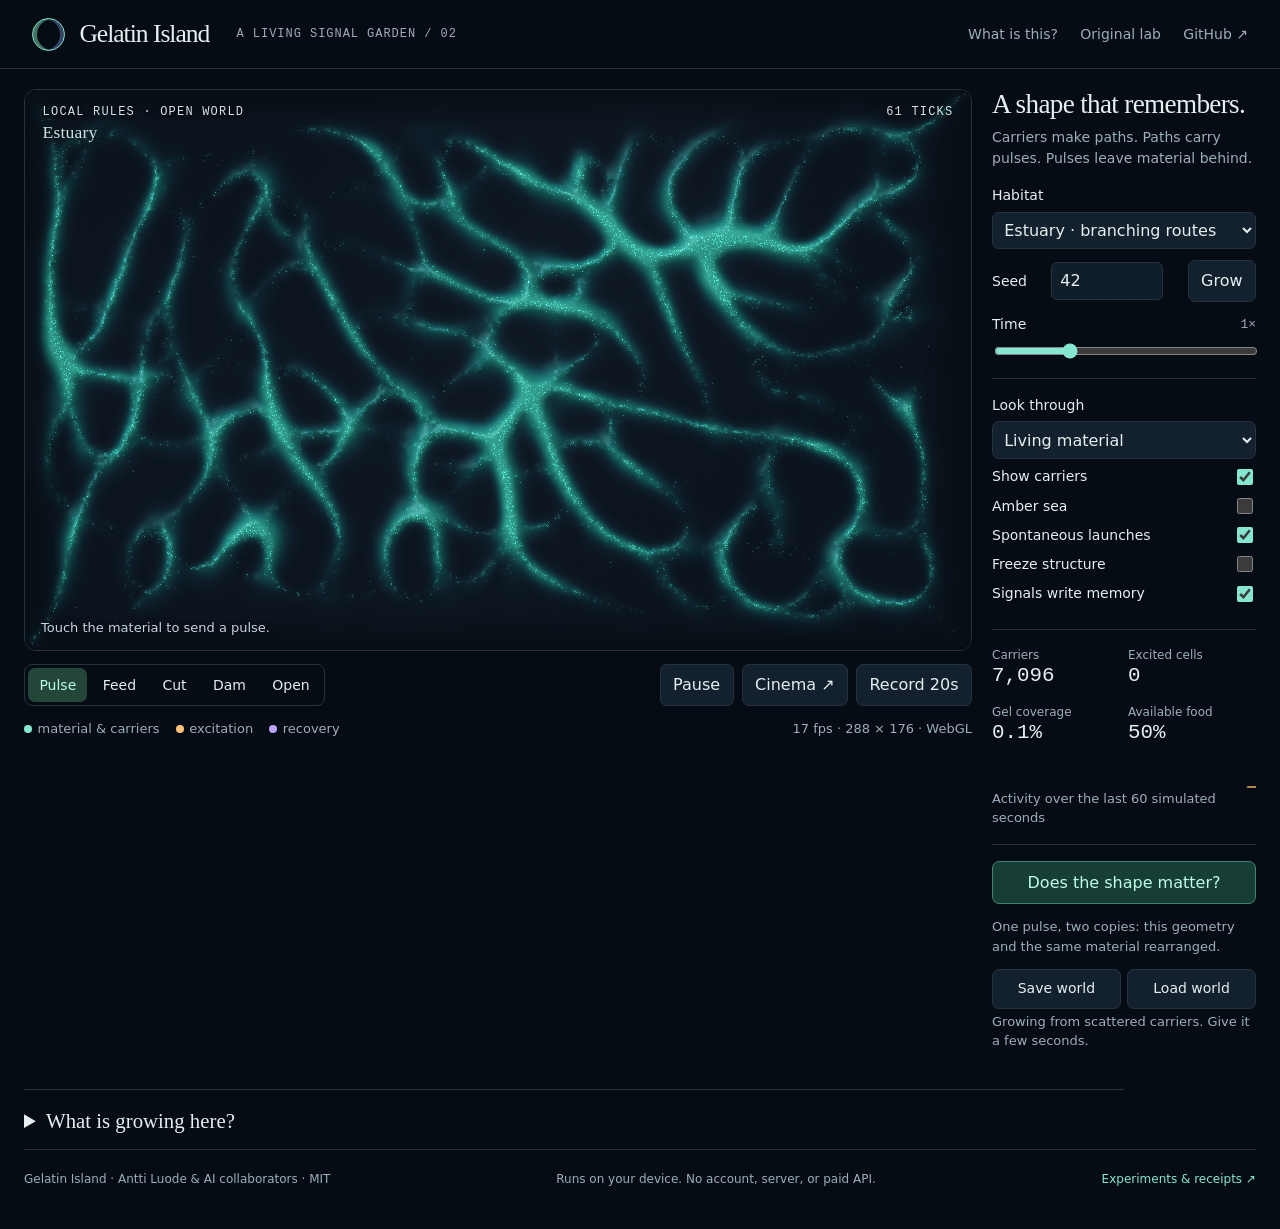
<file: index.html>
<!doctype html>
<html lang="en">
<head>
<meta charset="utf-8"><meta name="viewport" content="width=device-width,initial-scale=1">
<title>Gelatin Island — a living signal garden</title>
<meta name="description" content="Grow an excitable material from local interactions. Watch signals travel, cut a route, feed the sea, and test whether the shape remembers. A free, open source artificial-life experiment.">
<meta name="theme-color" content="#060c13">
<link rel="icon" href="data:image/svg+xml,%3Csvg xmlns='http://www.w3.org/2000/svg' viewBox='0 0 64 64'%3E%3Crect width='64' height='64' rx='16' fill='%23060c13'/%3E%3Ccircle cx='32' cy='32' r='20' fill='none' stroke='%2385e7cf' stroke-width='4'/%3E%3Ccircle cx='26' cy='29' r='8' fill='%2385e7cf'/%3E%3C/svg%3E">
<link rel="stylesheet" href="web/style.css">
<script defer src="web/world.js"></script><script defer src="web/render.js"></script><script defer src="web/app.js"></script>
</head>
<body>
<header class="masthead"><div class="brand"><span class="mark" aria-hidden="true"></span><strong>Gelatin Island</strong><span class="edition">a living signal garden / 02</span></div><nav aria-label="Project"><a href="#notes" id="about-link">What is this?</a><a href="primer.html">Original lab</a><a class="source-link" href="https://github.com/anttiluode/GelatinIsland">GitHub ↗</a></nav></header>
<noscript>This simulation needs JavaScript. The <a href="https://github.com/anttiluode/GelatinIsland">source and research notes</a> are available on GitHub.</noscript>
<main>
<div class="workspace">
<section class="stage-wrap" aria-label="Interactive material world">
<div class="stage" id="stage">
<canvas id="world" tabindex="0" aria-label="Gelatin simulation. Click or drag to apply the selected tool. Space pauses. P pulses the centre, F enters cinema, Escape exits."></canvas>
<div class="stage-top"><div>LOCAL RULES · OPEN WORLD<span class="stage-name" id="scene-name">Estuary</span></div><span id="clock">0 ticks</span></div>
<div class="stage-bottom" id="hint">Touch the material to send a pulse.</div><div id="cursor" class="cursor-ring"></div>
<button class="cinema-exit" id="exit-cinema">Exit cinema · Esc</button>
</div>
<div class="toolbar">
<div class="toolset" role="group" aria-label="Brush tool">
<button data-tool="pulse" aria-pressed="true" title="Excite the material locally">Pulse</button><button data-tool="feed" aria-pressed="false" title="Add a patch of nutrient supply">Feed</button><button data-tool="cut" aria-pressed="false" title="Erase a route; carriers can regrow it">Cut</button><button data-tool="wall" aria-pressed="false" title="Paint an impermeable barrier">Dam</button><button data-tool="heal" aria-pressed="false" title="Remove a barrier">Open</button>
</div><span class="spacer"></span><button id="pause" aria-pressed="false">Pause</button><button id="cinema" title="Hide the controls. Escape returns.">Cinema ↗</button><button id="record">Record 20s</button>
</div>
<div class="subline"><div class="legend"><span>material & carriers</span><span class="spark">excitation</span><span class="rest">recovery</span></div><span id="performance">Starting the sea…</span></div>
<div class="test-card" id="test-card" hidden aria-live="polite"></div>
</section>
<aside class="dock" aria-label="World controls">
<div class="heading"><h1>A shape that remembers.</h1><p class="intro">Carriers make paths. Paths carry pulses. Pulses leave material behind.</p></div>
<div>
<div class="control"><label for="preset">Habitat</label><select id="preset"><option value="estuary">Estuary · branching routes</option><option value="lace">Lace · open filaments</option><option value="bloom">Bloom · thick bodies</option></select></div>
<div class="row" style="margin-top:.65rem"><label for="seed">Seed</label><input id="seed" type="number" min="0" max="4294967295" value="42" aria-label="World seed"><button id="new-world" title="Grow this seed again">Grow</button></div>
<div class="control" style="margin-top:.75rem"><div class="row"><label for="speed">Time</label><output class="value" id="speed-value">1×</output></div><input id="speed" type="range" min="0.25" max="3" step=".25" value="1"></div>
</div>
<div class="rule">
<div class="control"><label for="lens">Look through</label><select id="lens"><option value="0">Living material</option><option value="1">Stored structure</option><option value="2">Signal & recovery</option><option value="3">Nutrient geography</option></select></div>
<label class="switch">Show carriers<input id="carriers" type="checkbox" checked></label>
<label class="switch">Amber sea<input id="palette" type="checkbox"></label>
<label class="switch" title="Energy accumulates locally until it launches excitation. No scheduled pulses.">Spontaneous launches<input id="spontaneous" type="checkbox" checked></label>
<label class="switch" title="Hold carriers and material still; excitation and recovery continue.">Freeze structure<input id="freeze" type="checkbox"></label>
<label class="switch" title="Let excitation reinforce material in addition to carrier traffic.">Signals write memory<input id="writing" type="checkbox" checked></label>
</div>
<div class="rule"><dl class="readouts"><div><dt>Carriers</dt><dd id="stat-carriers">—</dd></div><div><dt>Excited cells</dt><dd id="stat-active">—</dd></div><div><dt>Gel coverage</dt><dd id="stat-gel">—</dd></div><div><dt>Available food</dt><dd id="stat-food">—</dd></div></dl><canvas id="activity-chart" width="240" height="45" aria-label="Recent fraction of excited cells"></canvas><div class="small">Activity over the last 60 simulated seconds</div></div>
<div class="rule"><button class="accent full" id="probe">Does the shape matter?</button><p class="small">One pulse, two copies: this geometry and the same material rearranged.</p><div class="actions"><button id="save">Save world</button><button id="load">Load world</button></div><input type="file" id="load-world" accept=".json,application/json"><p id="status" role="status">Growing from scattered carriers. Give it a few seconds.</p></div>
</aside>
</div>
<details class="notes" id="notes"><summary>What is growing here?</summary><div class="notes-content"><div><h2>Local rules, visible consequences</h2><p>Every carrier uses the same rule: sample nearby trails and food, turn, move, deposit, consume. A persistent gel field forms where traffic accumulates. Excitation spreads between neighbouring patches of gel; recovery makes a recently excited patch harder to excite again.</p><p>The geometry is grown from a seeded random population. There are <strong>no drawn connections, named scout professions, target-seeking routes, or prerecorded signal paths</strong>. The colours show real simulation fields; lighting is a rendering effect.</p><p><strong>Try it:</strong> let a network grow, freeze its structure, turn off spontaneous launches, and poke a route. Then unfreeze it and cut a path. Use <em>Dam</em> for a lasting barrier, and <em>Open</em> to remove it. Feed changes the local nutrient supply.</p><p>The shape test freezes two copies and resets their fast state. It compares propagation through the grown material with a spatial shuffle that preserves its values and the source neighbourhood. It reports what happened, including weak or reversed differences.</p></div><div><h2>An artificial medium, with a neuroscience question</h2><p>This is an <strong>excitable, adaptive material</strong>, not a validated neuron or a living organism. Launch sites arise from the same local charging rule everywhere. The rule is supplied; the locations and subsequent paths are not. Carriers do not reproduce or evolve, and food is replenished by an external reservoir.</p><p>The useful question is whether history changes the material enough to change future signal routing. Biological neurons require membrane biophysics, ion channels, actual morphology, and validation that this model does not have.</p><p>Trail formation follows the tradition of <a href="https://arxiv.org/abs/1503.06579">Jeff Jones’s Physarum models</a>. The timing questions come from <a href="https://doi.org/10.1038/s41467-025-62732-8">Drebitz et al.</a> and <a href="https://doi.org/10.1038/s41593-025-02060-8">Norman-Haignere et al.</a>; the neural inspiration from <a href="https://doi.org/10.1523/JNEUROSCI.1922-17.2018">Leterrier</a> and <a href="https://doi.org/10.1073/pnas.2533168123">Aizenbud et al.</a></p><p><a href="https://github.com/anttiluode/GelatinIsland/blob/main/MODEL.md">Equations, controls & limitations ↗</a> · <a href="primer.html">Earlier route × primer lab ↗</a></p></div></div></details>
<footer class="footer"><span>Gelatin Island · Antti Luode & AI collaborators · MIT</span><span>Runs on your device. No account, server, or paid API.</span><a href="https://github.com/anttiluode/GelatinIsland/actions">Experiments & receipts ↗</a></footer>
</main>
</body></html>
</file>
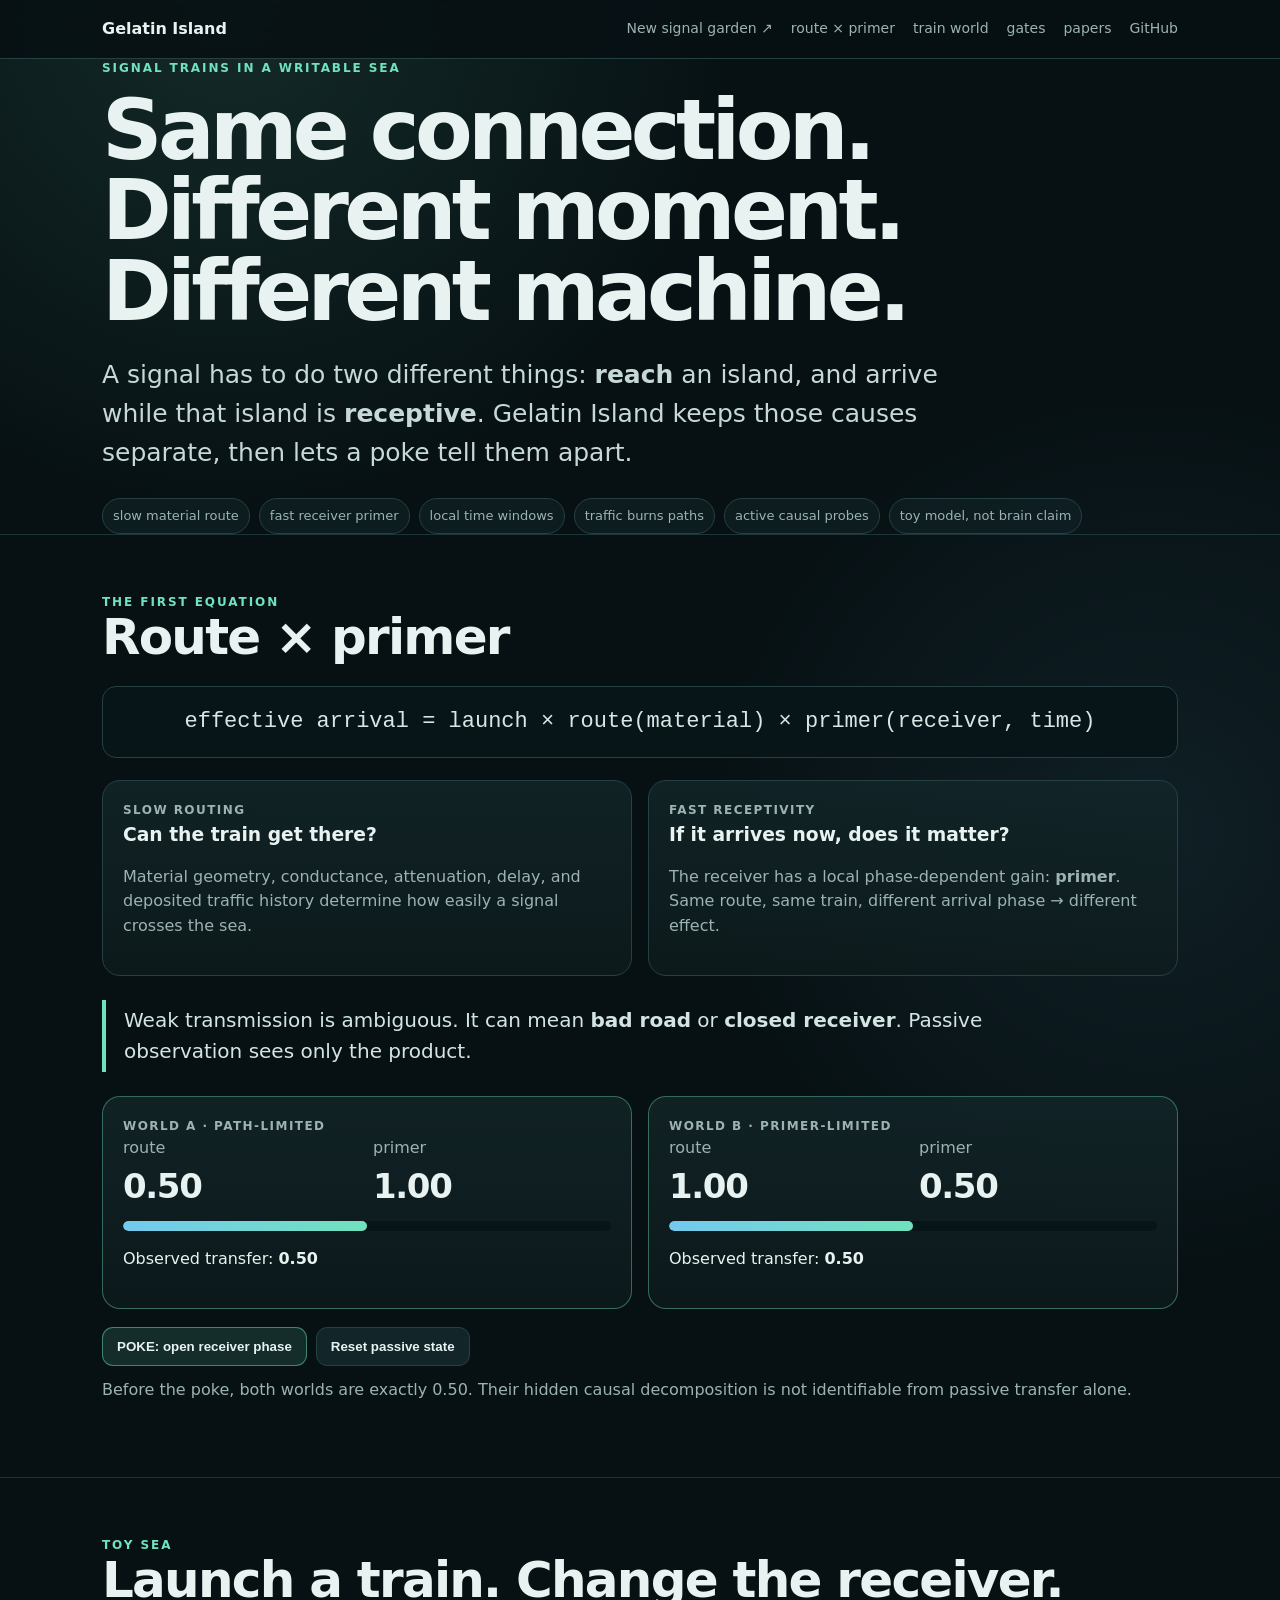
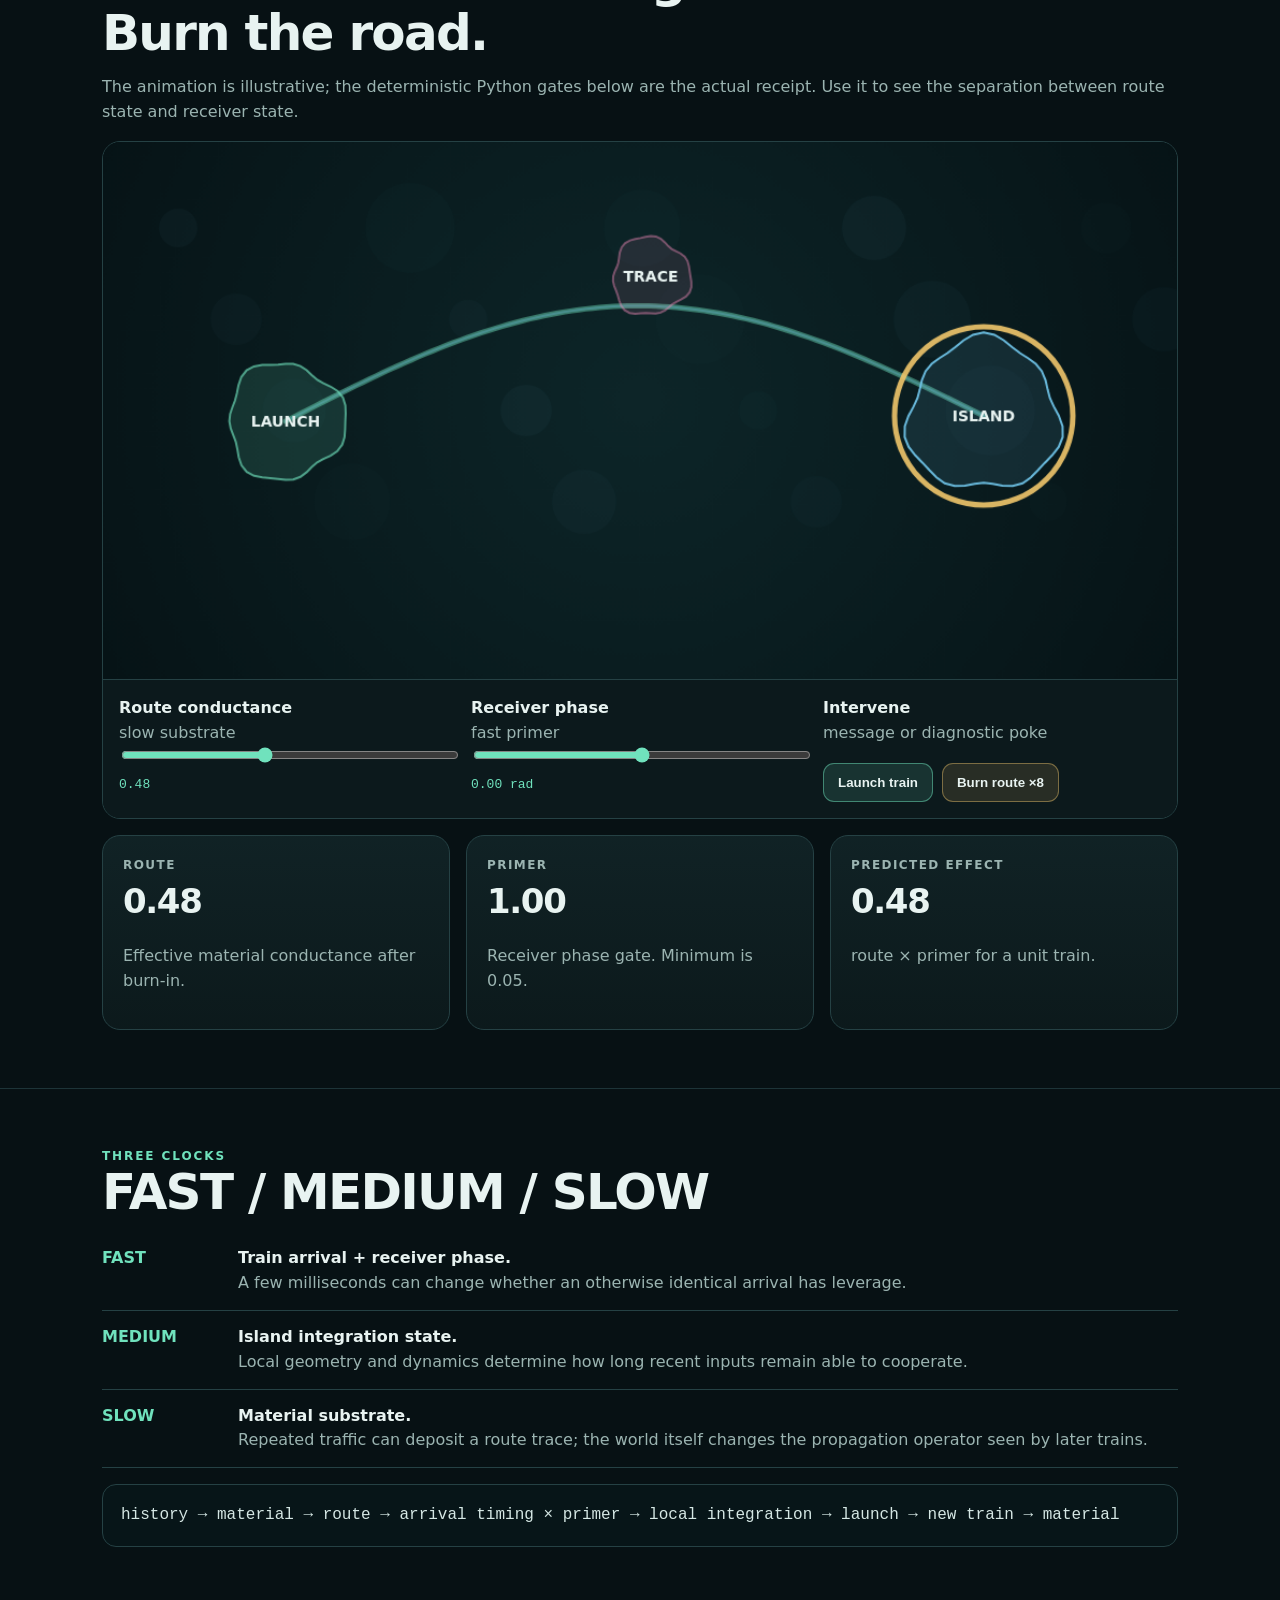
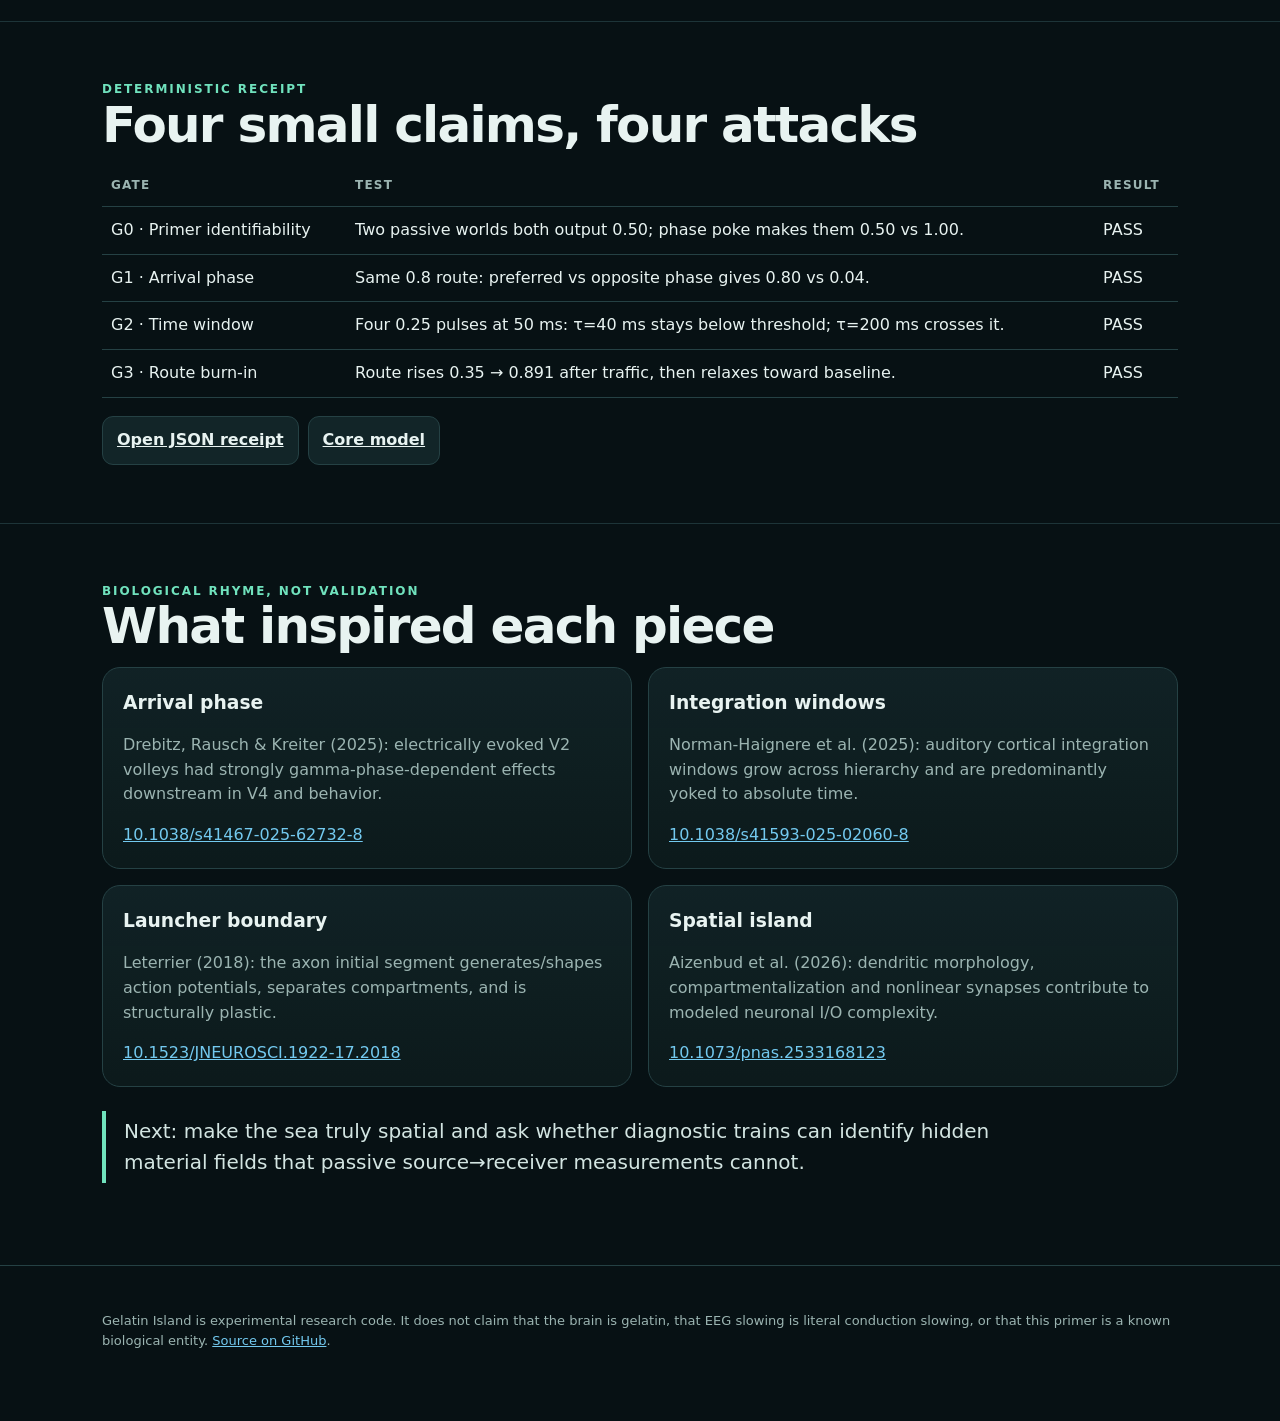
<file: primer.html>
<!doctype html>
<html lang="en">
<head>
  <meta charset="utf-8" />
  <meta name="viewport" content="width=device-width, initial-scale=1" />
  <meta name="description" content="Gelatin Island: route × primer, signal trains, writable substrate, local integration windows, and causal pokes." />
  <title>Gelatin Island — route × primer</title>
  <style>
    :root{--bg:#071114;--panel:#0d1b1d;--panel2:#122528;--line:#254144;--text:#e8f3f1;--muted:#9bb4b1;--mint:#70e2bd;--cyan:#73c9ef;--amber:#f0c66b;--pink:#ee87b7;--red:#ff8383;--max:1120px}
    *{box-sizing:border-box}html{scroll-behavior:smooth}body{margin:0;background:radial-gradient(circle at 18% 0%,rgba(112,226,189,.12),transparent 32rem),radial-gradient(circle at 90% 18%,rgba(115,201,239,.08),transparent 28rem),var(--bg);color:var(--text);font-family:Inter,ui-sans-serif,system-ui,-apple-system,BlinkMacSystemFont,"Segoe UI",sans-serif;line-height:1.55}a{color:var(--cyan)}
    .wrap{max-width:var(--max);margin:auto;padding:0 22px}nav{position:sticky;top:0;z-index:20;border-bottom:1px solid var(--line);background:rgba(7,17,20,.88);backdrop-filter:blur(14px)}nav .wrap{min-height:58px;display:flex;align-items:center;gap:18px}nav strong{margin-right:auto}nav a{color:var(--muted);text-decoration:none;font-size:14px}@media(max-width:760px){nav a{display:none}}
    header{padding:80px 0 52px}.kicker{font-size:12px;text-transform:uppercase;letter-spacing:.16em;color:var(--mint);font-weight:850}h1{font-size:clamp(46px,8vw,84px);line-height:.96;letter-spacing:-.055em;margin:12px 0 18px;max-width:980px}h2{font-size:clamp(30px,4.8vw,50px);line-height:1.05;letter-spacing:-.035em;margin:0 0 14px}h3{margin:0 0 8px}.lead{font-size:clamp(18px,2.3vw,25px);color:#c7d9d6;max-width:900px}.muted{color:var(--muted)}
    section{padding:58px 0;border-top:1px solid rgba(37,65,68,.75)}.grid{display:grid;gap:16px}.g2{grid-template-columns:repeat(2,1fr)}.g3{grid-template-columns:repeat(3,1fr)}@media(max-width:820px){.g2,.g3{grid-template-columns:1fr}}.card{border:1px solid var(--line);border-radius:18px;background:linear-gradient(180deg,rgba(18,37,40,.86),rgba(13,27,29,.84));padding:20px}.good{border-color:rgba(112,226,189,.4)}.warn{border-color:rgba(240,198,107,.4)}
    code,pre{font-family:"SFMono-Regular",Consolas,"Liberation Mono",monospace}pre{padding:18px;border:1px solid var(--line);border-radius:14px;background:#071518;white-space:pre-wrap;overflow:auto;color:#d5e7e4}.equation{font-size:clamp(17px,2.2vw,22px);text-align:center}.badge-row{display:flex;gap:9px;flex-wrap:wrap;margin-top:24px}.badge{font-size:13px;color:var(--muted);border:1px solid var(--line);padding:7px 10px;border-radius:999px;background:rgba(18,37,40,.55)}
    .world{display:grid;grid-template-columns:1fr 1fr;gap:12px}.big{font-size:34px;font-weight:800;letter-spacing:-.04em}.label{font-size:12px;letter-spacing:.12em;text-transform:uppercase;color:var(--muted);font-weight:800}.bar{height:10px;border-radius:99px;background:#071518;overflow:hidden;margin:8px 0 4px}.bar>i{display:block;height:100%;width:50%;background:linear-gradient(90deg,var(--cyan),var(--mint));border-radius:99px;transition:width .35s ease}.button{appearance:none;border:1px solid var(--line);background:var(--panel2);color:var(--text);padding:11px 14px;border-radius:11px;font-weight:750;cursor:pointer}.button:hover{border-color:var(--mint)}.button.primary{background:rgba(112,226,189,.13);border-color:rgba(112,226,189,.48)}.button.amber{background:rgba(240,198,107,.12);border-color:rgba(240,198,107,.42)}.actions{display:flex;gap:9px;flex-wrap:wrap;margin-top:18px}
    .canvas-shell{border:1px solid var(--line);border-radius:18px;overflow:hidden;background:#061215}.canvas-shell canvas{display:block;width:100%;height:auto;aspect-ratio:16/8}.controls{display:grid;grid-template-columns:repeat(3,1fr);gap:14px;padding:16px;background:rgba(13,27,29,.88);border-top:1px solid var(--line)}@media(max-width:760px){.controls{grid-template-columns:1fr}}input[type=range]{width:100%;accent-color:var(--mint)}.value{font-family:monospace;color:var(--mint)}
    .timeline{display:grid;grid-template-columns:120px 1fr;gap:16px;padding:14px 0;border-bottom:1px solid var(--line)}.timeline b{color:var(--mint)}.callout{border-left:4px solid var(--mint);padding:5px 0 5px 18px;font-size:20px;color:#d3e5e2;margin:24px 0;max-width:920px}table{width:100%;border-collapse:collapse}th,td{padding:11px 9px;border-bottom:1px solid var(--line);text-align:left}th{font-size:12px;text-transform:uppercase;letter-spacing:.1em;color:var(--muted)}footer{padding:45px 0 70px;border-top:1px solid var(--line);color:var(--muted);font-size:13px}
  </style>
</head>
<body>
<nav><div class="wrap"><strong>Gelatin Island</strong><a href="index.html">New signal garden ↗</a><a href="#split">route × primer</a><a href="#world">train world</a><a href="#gates">gates</a><a href="#papers">papers</a><a href="https://github.com/anttiluode/GelatinIsland">GitHub</a></div></nav>

<header class="wrap">
  <div class="kicker">Signal trains in a writable sea</div>
  <h1>Same connection. Different moment. Different machine.</h1>
  <p class="lead">A signal has to do two different things: <b>reach</b> an island, and arrive while that island is <b>receptive</b>. Gelatin Island keeps those causes separate, then lets a poke tell them apart.</p>
  <div class="badge-row"><span class="badge">slow material route</span><span class="badge">fast receiver primer</span><span class="badge">local time windows</span><span class="badge">traffic burns paths</span><span class="badge">active causal probes</span><span class="badge">toy model, not brain claim</span></div>
</header>

<section id="split"><div class="wrap">
  <div class="kicker">The first equation</div><h2>Route × primer</h2>
  <pre class="equation">effective arrival = launch × route(material) × primer(receiver, time)</pre>
  <div class="grid g2">
    <div class="card"><div class="label">Slow routing</div><h3>Can the train get there?</h3><p class="muted">Material geometry, conductance, attenuation, delay, and deposited traffic history determine how easily a signal crosses the sea.</p></div>
    <div class="card"><div class="label">Fast receptivity</div><h3>If it arrives now, does it matter?</h3><p class="muted">The receiver has a local phase-dependent gain: <b>primer</b>. Same route, same train, different arrival phase → different effect.</p></div>
  </div>
  <div class="callout">Weak transmission is ambiguous. It can mean <b>bad road</b> or <b>closed receiver</b>. Passive observation sees only the product.</div>

  <div class="grid g2">
    <div class="card good" id="worldA"><div class="label">World A · path-limited</div><div class="world"><div><span class="muted">route</span><div class="big">0.50</div></div><div><span class="muted">primer</span><div class="big">1.00</div></div></div><div class="bar"><i id="barA"></i></div><p>Observed transfer: <b id="outA">0.50</b></p></div>
    <div class="card good" id="worldB"><div class="label">World B · primer-limited</div><div class="world"><div><span class="muted">route</span><div class="big">1.00</div></div><div><span class="muted">primer</span><div class="big" id="primerB">0.50</div></div></div><div class="bar"><i id="barB"></i></div><p>Observed transfer: <b id="outB">0.50</b></p></div>
  </div>
  <div class="actions"><button class="button primary" id="phasePoke">POKE: open receiver phase</button><button class="button" id="resetWorlds">Reset passive state</button></div>
  <p class="muted" id="pokeText" style="margin-top:12px">Before the poke, both worlds are exactly 0.50. Their hidden causal decomposition is not identifiable from passive transfer alone.</p>
</div></section>

<section id="world"><div class="wrap">
  <div class="kicker">Toy sea</div><h2>Launch a train. Change the receiver. Burn the road.</h2>
  <p class="muted">The animation is illustrative; the deterministic Python gates below are the actual receipt. Use it to see the separation between route state and receiver state.</p>
  <div class="canvas-shell">
    <canvas id="sea" width="1000" height="500"></canvas>
    <div class="controls">
      <label><b>Route conductance</b><br><span class="muted">slow substrate</span><br><input id="routeSlider" type="range" min="0.1" max="1" step="0.01" value="0.48"><span class="value" id="routeValue">0.48</span></label>
      <label><b>Receiver phase</b><br><span class="muted">fast primer</span><br><input id="phaseSlider" type="range" min="-3.1416" max="3.1416" step="0.01" value="0"><span class="value" id="phaseValue">0.00 rad</span></label>
      <div><b>Intervene</b><br><span class="muted">message or diagnostic poke</span><div class="actions"><button class="button primary" id="launch">Launch train</button><button class="button amber" id="burn">Burn route ×8</button></div></div>
    </div>
  </div>
  <div class="grid g3" style="margin-top:16px">
    <div class="card"><div class="label">Route</div><div class="big" id="routeRead">0.48</div><p class="muted">Effective material conductance after burn-in.</p></div>
    <div class="card"><div class="label">Primer</div><div class="big" id="primerRead">1.00</div><p class="muted">Receiver phase gate. Minimum is 0.05.</p></div>
    <div class="card"><div class="label">Predicted effect</div><div class="big" id="effectRead">0.48</div><p class="muted">route × primer for a unit train.</p></div>
  </div>
</div></section>

<section id="times"><div class="wrap"><div class="kicker">Three clocks</div><h2>FAST / MEDIUM / SLOW</h2>
  <div class="timeline"><b>FAST</b><div><strong>Train arrival + receiver phase.</strong><br><span class="muted">A few milliseconds can change whether an otherwise identical arrival has leverage.</span></div></div>
  <div class="timeline"><b>MEDIUM</b><div><strong>Island integration state.</strong><br><span class="muted">Local geometry and dynamics determine how long recent inputs remain able to cooperate.</span></div></div>
  <div class="timeline"><b>SLOW</b><div><strong>Material substrate.</strong><br><span class="muted">Repeated traffic can deposit a route trace; the world itself changes the propagation operator seen by later trains.</span></div></div>
  <pre>history → material → route → arrival timing × primer → local integration → launch → new train → material</pre>
</div></section>

<section id="gates"><div class="wrap"><div class="kicker">Deterministic receipt</div><h2>Four small claims, four attacks</h2>
  <table><thead><tr><th>Gate</th><th>Test</th><th>Result</th></tr></thead><tbody>
    <tr><td>G0 · Primer identifiability</td><td>Two passive worlds both output 0.50; phase poke makes them 0.50 vs 1.00.</td><td>PASS</td></tr>
    <tr><td>G1 · Arrival phase</td><td>Same 0.8 route: preferred vs opposite phase gives 0.80 vs 0.04.</td><td>PASS</td></tr>
    <tr><td>G2 · Time window</td><td>Four 0.25 pulses at 50 ms: τ=40 ms stays below threshold; τ=200 ms crosses it.</td><td>PASS</td></tr>
    <tr><td>G3 · Route burn-in</td><td>Route rises 0.35 → 0.891 after traffic, then relaxes toward baseline.</td><td>PASS</td></tr>
  </tbody></table>
  <div class="actions"><a class="button" href="results/gate_receipt.json">Open JSON receipt</a><a class="button" href="gelatin_island.py">Core model</a></div>
</div></section>

<section id="papers"><div class="wrap"><div class="kicker">Biological rhyme, not validation</div><h2>What inspired each piece</h2>
  <div class="grid g2">
    <div class="card"><h3>Arrival phase</h3><p class="muted">Drebitz, Rausch & Kreiter (2025): electrically evoked V2 volleys had strongly gamma-phase-dependent effects downstream in V4 and behavior.</p><a href="https://doi.org/10.1038/s41467-025-62732-8">10.1038/s41467-025-62732-8</a></div>
    <div class="card"><h3>Integration windows</h3><p class="muted">Norman-Haignere et al. (2025): auditory cortical integration windows grow across hierarchy and are predominantly yoked to absolute time.</p><a href="https://doi.org/10.1038/s41593-025-02060-8">10.1038/s41593-025-02060-8</a></div>
    <div class="card"><h3>Launcher boundary</h3><p class="muted">Leterrier (2018): the axon initial segment generates/shapes action potentials, separates compartments, and is structurally plastic.</p><a href="https://doi.org/10.1523/JNEUROSCI.1922-17.2018">10.1523/JNEUROSCI.1922-17.2018</a></div>
    <div class="card"><h3>Spatial island</h3><p class="muted">Aizenbud et al. (2026): dendritic morphology, compartmentalization and nonlinear synapses contribute to modeled neuronal I/O complexity.</p><a href="https://doi.org/10.1073/pnas.2533168123">10.1073/pnas.2533168123</a></div>
  </div>
  <div class="callout">Next: make the sea truly spatial and ask whether diagnostic trains can identify hidden material fields that passive source→receiver measurements cannot.</div>
</div></section>

<footer><div class="wrap">Gelatin Island is experimental research code. It does not claim that the brain is gelatin, that EEG slowing is literal conduction slowing, or that this primer is a known biological entity. <a href="https://github.com/anttiluode/GelatinIsland">Source on GitHub</a>.</div></footer>

<script>
  const $ = id => document.getElementById(id);
  const floor = 0.05;
  const primer = phase => floor + (1-floor)*0.5*(1+Math.cos(phase));

  function setWorldB(p){
    $('primerB').textContent = p.toFixed(2);
    const out = p;
    $('outB').textContent = out.toFixed(2);
    $('barB').style.width = `${100*out}%`;
  }
  $('phasePoke').onclick = () => {
    setWorldB(1.0);
    $('pokeText').innerHTML = '<b>Separated.</b> World A stays at 0.50 because the road is the bottleneck. World B rises to 1.00 because opening the receiver removes its hidden bottleneck.';
  };
  $('resetWorlds').onclick = () => {
    setWorldB(0.5);
    $('barA').style.width = '50%';
    $('outA').textContent = '0.50';
    $('pokeText').textContent = 'Before the poke, both worlds are exactly 0.50. Their hidden causal decomposition is not identifiable from passive transfer alone.';
  };

  const canvas = $('sea'); const ctx = canvas.getContext('2d');
  let baseRoute = 0.48, memory = 0, phase = 0, particles = [], flashes = [];
  const A={x:170,y:260,r:54,name:'LAUNCH'}, B={x:820,y:255,r:70,name:'ISLAND'}, C={x:510,y:125,r:36,name:'TRACE'};
  const effectiveRoute = () => baseRoute + memory*(1-baseRoute);
  const effect = () => effectiveRoute()*primer(phase);

  function updateReadouts(){
    $('routeValue').textContent = baseRoute.toFixed(2);
    $('phaseValue').textContent = `${phase.toFixed(2)} rad`;
    $('routeRead').textContent = effectiveRoute().toFixed(2);
    $('primerRead').textContent = primer(phase).toFixed(2);
    $('effectRead').textContent = effect().toFixed(2);
  }
  $('routeSlider').oninput=e=>{baseRoute=+e.target.value;updateReadouts()};
  $('phaseSlider').oninput=e=>{phase=+e.target.value;updateReadouts()};
  $('launch').onclick=()=>{
    const n=6; for(let i=0;i<n;i++) particles.push({t:-i*0.045,speed:0.0105,amp:1});
  };
  $('burn').onclick=()=>{for(let i=0;i<8;i++)memory+=0.2*(1-memory);updateReadouts()};

  function blob(x,y,r,phaseOffset,fill,stroke,label){
    ctx.save();ctx.translate(x,y);ctx.beginPath();
    const pts=48;for(let i=0;i<=pts;i++){const a=i/pts*Math.PI*2;const rr=r*(1+0.07*Math.sin(a*3+phaseOffset)+0.04*Math.sin(a*7-phaseOffset));const px=Math.cos(a)*rr,py=Math.sin(a)*rr;if(i===0)ctx.moveTo(px,py);else ctx.lineTo(px,py)}
    ctx.closePath();ctx.fillStyle=fill;ctx.fill();ctx.strokeStyle=stroke;ctx.lineWidth=2;ctx.stroke();ctx.fillStyle='#e8f3f1';ctx.font='700 14px system-ui';ctx.textAlign='center';ctx.fillText(label,0,5);ctx.restore();
  }
  function pathPoint(t){const x=A.x+(B.x-A.x)*t;const bend=-105*Math.sin(Math.PI*t);const y=A.y+(B.y-A.y)*t+bend;return{x,y}}
  function drawRoute(){
    ctx.beginPath();for(let i=0;i<=100;i++){const p=pathPoint(i/100);if(i===0)ctx.moveTo(p.x,p.y);else ctx.lineTo(p.x,p.y)}
    const alpha=0.16+0.62*effectiveRoute();ctx.strokeStyle=`rgba(112,226,189,${alpha})`;ctx.lineWidth=5+11*memory;ctx.lineCap='round';ctx.stroke();
    ctx.beginPath();for(let i=0;i<=100;i++){const p=pathPoint(i/100);if(i===0)ctx.moveTo(p.x,p.y);else ctx.lineTo(p.x,p.y)}ctx.strokeStyle='rgba(115,201,239,.28)';ctx.lineWidth=2;ctx.stroke();
  }
  function tick(){
    ctx.clearRect(0,0,canvas.width,canvas.height);
    const g=ctx.createRadialGradient(500,240,20,500,240,600);g.addColorStop(0,'#0d2528');g.addColorStop(1,'#061215');ctx.fillStyle=g;ctx.fillRect(0,0,canvas.width,canvas.height);
    for(let i=0;i<18;i++){ctx.fillStyle=`rgba(115,201,239,${0.018+0.012*Math.sin(performance.now()/900+i)})`;ctx.beginPath();ctx.arc(70+i*54,80+(i%4)*85,18+(i%5)*6,0,Math.PI*2);ctx.fill()}
    drawRoute();
    blob(C.x,C.y,C.r,performance.now()/1400,'rgba(238,135,183,.10)','rgba(238,135,183,.45)','TRACE');
    blob(A.x,A.y,A.r,performance.now()/1000,'rgba(112,226,189,.13)','rgba(112,226,189,.65)','LAUNCH');
    const p=primer(phase);blob(B.x,B.y,B.r,phase,'rgba(115,201,239,.10)',`rgba(115,201,239,${0.25+0.65*p})`,'ISLAND');
    ctx.strokeStyle=`rgba(240,198,107,${0.25+0.65*p})`;ctx.lineWidth=5;ctx.beginPath();ctx.arc(B.x,B.y,B.r+13,-Math.PI/2,-Math.PI/2+Math.PI*2*p);ctx.stroke();

    particles.forEach(q=>{q.t+=q.speed; if(q.t>=0&&q.t<=1){const pt=pathPoint(q.t);ctx.fillStyle='#f0c66b';ctx.shadowColor='#f0c66b';ctx.shadowBlur=15;ctx.beginPath();ctx.arc(pt.x,pt.y,8,0,Math.PI*2);ctx.fill();ctx.shadowBlur=0} if(q.t>1&&!q.hit){q.hit=true;flashes.push({life:1,amp:effect()})}});
    particles=particles.filter(q=>q.t<1.15);
    flashes.forEach(f=>{f.life-=0.025;ctx.strokeStyle=`rgba(240,198,107,${Math.max(0,f.life)*f.amp})`;ctx.lineWidth=4;ctx.beginPath();ctx.arc(B.x,B.y,B.r+24+(1-f.life)*80,0,Math.PI*2);ctx.stroke()});flashes=flashes.filter(f=>f.life>0);
    memory*=0.99992; updateReadouts();requestAnimationFrame(tick);
  }
  updateReadouts();tick();
</script>
</body>
</html>
</file>
<file: web/style.css>
:root{color-scheme:dark;--bg:#060c13;--panel:#0c141e;--line:#26333f;--ink:#e6eeef;--muted:#9baebc;--mint:#85e7cf;--gold:#ffc478;--violet:#bba5fc;font:16px/1.5 system-ui,-apple-system,BlinkMacSystemFont,'Segoe UI',sans-serif}
*{box-sizing:border-box}body{margin:0;background:var(--bg);color:var(--ink)}button,input,select{font:inherit}button,select{color:var(--ink);background:#13212e;border:1px solid var(--line);border-radius:7px}button{cursor:pointer;padding:.52rem .78rem;transition:background .15s,border-color .15s}button:hover{background:#203444;border-color:#698493}button:focus-visible,a:focus-visible,input:focus-visible,select:focus-visible,summary:focus-visible{outline:2px solid var(--mint);outline-offset:4px}button:disabled{opacity:.48;cursor:wait}a{color:var(--mint);text-decoration:none}a:hover{text-decoration:underline}.masthead{padding:1.1rem 2rem;display:flex;justify-content:space-between;align-items:center;border-bottom:1px solid var(--line);gap:1rem}.brand{display:flex;align-items:center;gap:.9rem}.mark{width:33px;height:33px;border:1px solid var(--mint);border-radius:50%;box-shadow:inset 4px 0 0 #437564,inset -4px 0 0 #364468}.brand strong{font:500 1.6rem Georgia,serif;letter-spacing:-.04em}.edition{font:.75rem ui-monospace,monospace;color:var(--muted);letter-spacing:.08em;text-transform:uppercase;margin-left:.8rem}.masthead nav{display:flex;gap:1.4rem;font-size:.875rem}.masthead nav a{color:var(--muted)}main{max-width:1920px;margin:auto;padding:1.25rem 1.5rem}.workspace{display:grid;grid-template-columns:minmax(0,1fr) 264px;gap:1.25rem}.stage-wrap{min-width:0}.stage{position:relative;border:1px solid var(--line);border-radius:12px;overflow:hidden;background:#03080f;aspect-ratio:216/128;max-height:calc(100dvh - 205px);min-height:300px}.stage canvas{display:block;width:100%;height:100%;touch-action:none;cursor:crosshair}.stage-top{position:absolute;left:1.1rem;right:1.1rem;top:.9rem;display:flex;justify-content:space-between;pointer-events:none;font:.75rem ui-monospace,monospace;letter-spacing:.10em;text-transform:uppercase;color:#cee4e6;text-shadow:0 1px 5px #000}.stage-name{display:block;font:1.1rem Georgia,serif;letter-spacing:.01em;text-transform:none;margin-top:.2rem}.stage-bottom{position:absolute;left:1rem;bottom:.75rem;font-size:.8125rem;color:#c4d5e1;text-shadow:0 1px 6px #000;pointer-events:none}.cursor-ring{position:absolute;pointer-events:none;border:1px solid #e0ffffa0;border-radius:50%;transform:translate(-50%,-50%);display:none}.toolbar{display:flex;flex-wrap:wrap;gap:.5rem;align-items:center;padding:.8rem 0}.toolset{display:flex;gap:.25rem;padding:.2rem;border:1px solid var(--line);border-radius:8px}.toolset button{border:0;background:transparent;font-size:.875rem;padding:.4rem .7rem}.toolset button[aria-pressed=true]{background:#244639;color:#b6ffe5}.toolset button[data-tool=cut][aria-pressed=true],.toolset button[data-tool=wall][aria-pressed=true]{background:#5c3732;color:#ffceb4}.toolbar .spacer{flex:1}.subline{display:flex;justify-content:space-between;gap:1rem;flex-wrap:wrap;font-size:.8125rem;color:var(--muted)}.legend{display:flex;gap:1rem;flex-wrap:wrap}.legend span:before{content:'';display:inline-block;width:.5rem;height:.5rem;border-radius:50%;background:var(--mint);margin-right:.35rem}.legend .spark:before{background:var(--gold)}.legend .rest:before{background:var(--violet)}.dock{display:flex;flex-direction:column;gap:1.05rem;min-width:0}.dock h1{font:1.7rem Georgia,serif;margin:0 0 .4rem;letter-spacing:-.025em}.intro{font-size:.875rem;color:var(--muted);margin:0}.row{display:flex;align-items:center;justify-content:space-between;gap:.5rem}.row input[type=number]{max-width:7rem;background:#101e29;border:1px solid var(--line);padding:.35rem .5rem;border-radius:6px;color:var(--ink)}label,.label{font-size:.875rem}.control{display:flex;flex-direction:column;gap:.35rem}.control select{width:100%;padding:.45rem}.control input[type=range]{width:100%;accent-color:var(--mint);cursor:pointer}.control .value{color:var(--muted);font:.8125rem ui-monospace,monospace}.rule{border-top:1px solid var(--line);padding-top:1rem}.switch{display:flex;align-items:center;justify-content:space-between;font-size:.875rem;gap:.5rem;margin:.45rem 0}.switch input{width:1rem;height:1rem;accent-color:var(--mint)}.readouts{display:grid;grid-template-columns:1fr 1fr;gap:1rem .5rem;margin:0}.readouts dt{font-size:.75rem;color:var(--muted)}.readouts dd{margin:0;font:1.3rem ui-monospace,monospace;font-variant-numeric:tabular-nums}.quiet{background:transparent}.accent{background:#173e35;border-color:#448373;color:#befde8}.full{width:100%}.actions{display:flex;gap:.4rem;flex-wrap:wrap}.actions button{font-size:.875rem;flex:1}.small{font-size:.8125rem;color:var(--muted)}#status{min-height:2.5em;font-size:.8125rem;color:var(--muted);margin:.2rem 0}#activity-chart{width:100%;height:45px;display:block}.test-card{background:#101b29;border:1px solid var(--line);padding:1rem;border-radius:8px;margin-top:.9rem}.test-card[hidden]{display:none}.test-card p{font-size:.875rem;color:var(--muted);margin:.4rem 0}.test-card table{border-collapse:collapse;width:100%;font-size:.875rem;margin:.8rem 0}.test-card th,.test-card td{text-align:left;border-bottom:1px solid var(--line);padding:.45rem}.test-card th{color:var(--muted);font-weight:400}.test-card td{font-variant-numeric:tabular-nums}.notes{margin:2.2rem 0 1rem;border-top:1px solid var(--line);padding-top:1.2rem;max-width:1100px}.notes summary{cursor:pointer;font:1.3rem Georgia,serif}.notes-content{display:grid;grid-template-columns:1fr 1fr;gap:2rem;margin:1rem 0}.notes-content h2{font-size:1rem;color:var(--mint)}.notes-content p,.notes-content li{font-size:.9375rem;color:var(--muted)}.notes-content ul{padding-left:1.2rem}.notes-content strong{color:var(--ink);font-weight:500}.footer{display:flex;justify-content:space-between;gap:1rem;color:var(--muted);font-size:.75rem;padding:1.2rem 0;border-top:1px solid var(--line)}#load-world{display:none}.cinema .masthead,.cinema .dock,.cinema .toolbar,.cinema .subline,.cinema .notes,.cinema .footer{display:none}.cinema main{padding:0;max-width:none}.cinema .workspace{display:block}.cinema .stage{height:100dvh;max-height:none;border:0;border-radius:0;aspect-ratio:auto}.cinema-exit{display:none;position:absolute;right:1rem;bottom:1rem}.cinema .cinema-exit{display:block}noscript{display:block;padding:2rem;background:#36221d}
@media(min-width:1600px){.workspace{grid-template-columns:minmax(0,1fr) 280px}.stage{max-height:calc(100dvh - 210px)}}
@media(max-width:900px){.masthead{padding:1rem}.edition{display:none}main{padding:1rem}.workspace{grid-template-columns:1fr}.stage{max-height:none;min-height:260px}.dock{display:grid;grid-template-columns:1fr 1fr;gap:1.2rem}.dock>.heading{grid-column:1/-1}.dock h1{font-size:1.5rem}.dock .rule{border-top:0;padding-top:0}.notes-content{gap:1.3rem}.toolbar .spacer{display:none}.toolbar>button{font-size:.875rem}.footer{flex-wrap:wrap}}
@media(max-width:520px){.brand strong{font-size:1.4rem}.masthead nav{gap:.7rem;font-size:.8125rem}.masthead nav .source-link{display:none}main{padding:.6rem}.dock{gap:1.1rem}.stage{min-height:300px;aspect-ratio:1.15}.stage-top{left:.75rem;right:.75rem}.stage-bottom{font-size:.75rem}.toolbar{gap:.4rem}.toolset button{padding:.4rem .55rem}.notes-content{grid-template-columns:1fr;gap:.5rem}.subline{font-size:.75rem}.readouts dd{font-size:1.15rem}}
@media(prefers-reduced-motion:reduce){button{transition:none}}
</file>
